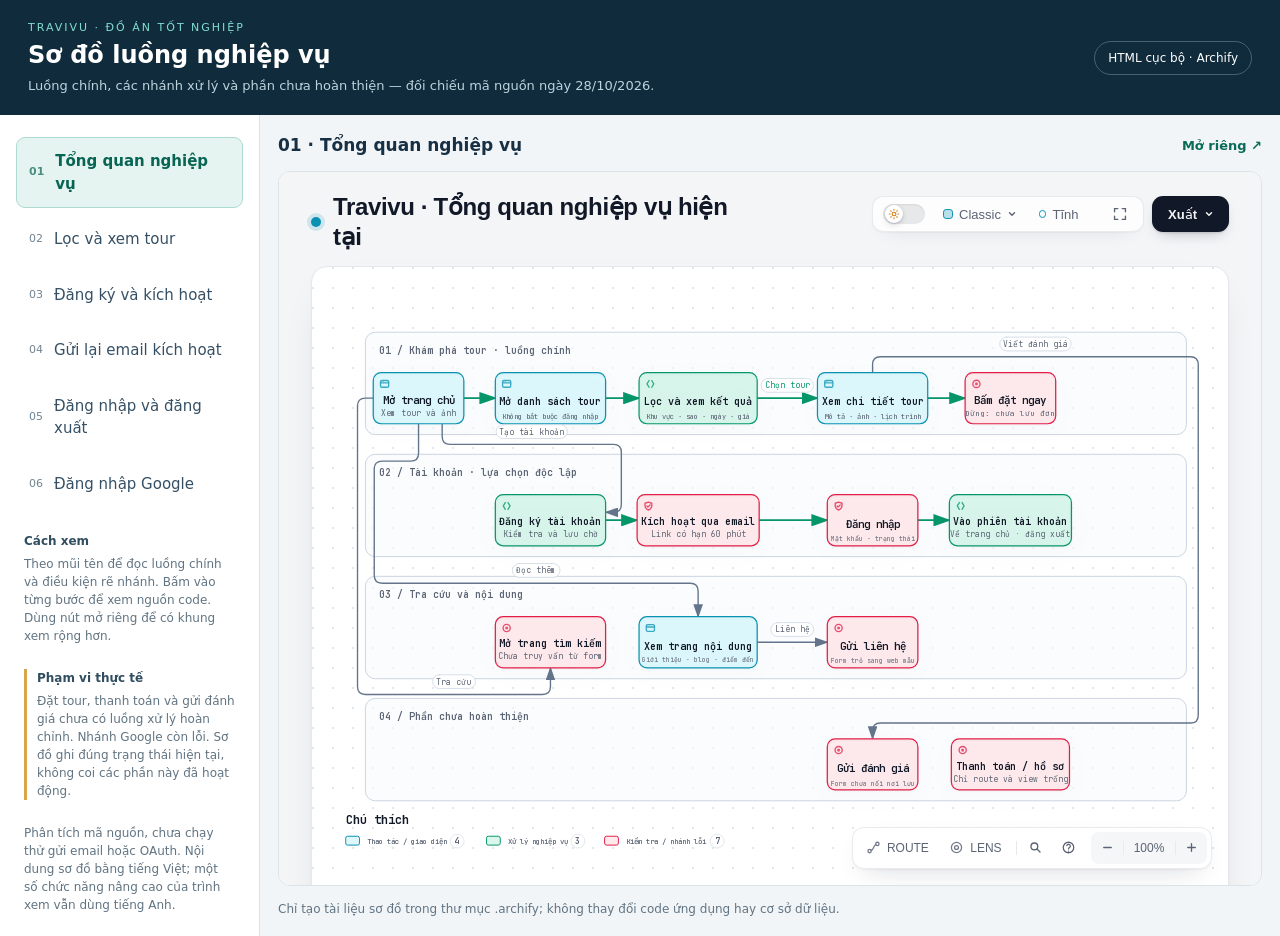
<file: .archify/workflow-nghiep-vu-20261028-143441/index.html>
<!doctype html>
<html lang="vi">
<head>
<meta charset="utf-8"><meta name="viewport" content="width=device-width,initial-scale=1">
<title>Travivu — Sơ đồ luồng nghiệp vụ</title>
<style>
*{box-sizing:border-box}body{margin:0;background:#f2f5f8;color:#173044;font:15px/1.5 system-ui,-apple-system,Segoe UI,sans-serif}header{background:#102c3c;color:#fff;padding:20px 28px;display:flex;align-items:center;justify-content:space-between;gap:24px}h1{font-size:24px;line-height:1.25;margin:3px 0 6px}header p{margin:0;color:#bdd3de;font-size:13px}.eyebrow{font-size:11px;letter-spacing:2px;color:#81ded0}.badge{white-space:nowrap;border:1px solid #48616f;border-radius:24px;padding:7px 13px;font-size:12px}main{display:grid;grid-template-columns:260px minmax(0,1fr);min-height:calc(100vh - 116px)}aside{padding:22px 16px;border-right:1px solid #dbe3e9;background:#fff}nav{display:grid;gap:7px}button{font:inherit;text-align:left;border:1px solid transparent;background:transparent;color:#355065;padding:12px;border-radius:9px;cursor:pointer;display:flex;gap:11px;align-items:center}button:hover{background:#f0f5f8}button[aria-pressed=true]{background:#e6f4f1;border-color:#aedbd1;color:#086553;font-weight:650}button span{font-size:11px;opacity:.7}button:focus-visible,a:focus-visible{outline:3px solid #18a486;outline-offset:3px}.note{font-size:12px;color:#617482;margin:24px 8px 0}.note strong{display:block;color:#314d60;margin-bottom:5px}.warning{border-left:3px solid #d8a64a;padding-left:10px}.content{padding:18px;min-width:0}.tools{display:flex;align-items:center;justify-content:space-between;gap:16px;margin:0 0 12px}h2{font-size:17px;margin:0}a{color:#096b58;text-decoration:none;font-weight:600;font-size:13px}.viewer{width:100%;height:calc(100vh - 185px);min-height:620px;border:1px solid #d9e3e8;border-radius:12px;background:#fff}.hint{margin:8px 0 0;font-size:12px;color:#617482}@media(max-width:900px){header{padding:16px}.badge{display:none}h1{font-size:20px}main{grid-template-columns:1fr}aside{padding:12px;border-right:0;border-bottom:1px solid #dbe3e9}nav{grid-template-columns:repeat(2,minmax(0,1fr));gap:4px}button{font-size:13px;padding:8px}.note{margin:12px 4px 0}.note.secondary{display:none}.content{padding:12px}.viewer{height:76vh;min-height:560px}.tools{align-items:flex-start}h2{font-size:15px}}
</style>
</head>
<body>
<header><div><div class="eyebrow">TRAVIVU · ĐỒ ÁN TỐT NGHIỆP</div><h1>Sơ đồ luồng nghiệp vụ</h1><p>Luồng chính, các nhánh xử lý và phần chưa hoàn thiện — đối chiếu mã nguồn ngày 28/10/2026.</p></div><div class="badge">HTML cục bộ · Archify</div></header>
<main>
<aside><nav aria-label="Chọn sơ đồ">
<button type="button" data-file="tong-quan" aria-pressed="true"><span>01</span>Tổng quan nghiệp vụ</button>
<button type="button" data-file="loc-tour" aria-pressed="false"><span>02</span>Lọc và xem tour</button>
<button type="button" data-file="dang-ky-kich-hoat" aria-pressed="false"><span>03</span>Đăng ký và kích hoạt</button>
<button type="button" data-file="gui-lai-email" aria-pressed="false"><span>04</span>Gửi lại email kích hoạt</button>
<button type="button" data-file="dang-nhap-dang-xuat" aria-pressed="false"><span>05</span>Đăng nhập và đăng xuất</button>
<button type="button" data-file="google" aria-pressed="false"><span>06</span>Đăng nhập Google</button>
</nav><div class="note"><strong>Cách xem</strong>Theo mũi tên để đọc luồng chính và điều kiện rẽ nhánh. Bấm vào từng bước để xem nguồn code. Dùng nút mở riêng để có khung xem rộng hơn.</div>
<div class="note warning"><strong>Phạm vi thực tế</strong>Đặt tour, thanh toán và gửi đánh giá chưa có luồng xử lý hoàn chỉnh. Nhánh Google còn lỗi. Sơ đồ ghi đúng trạng thái hiện tại, không coi các phần này đã hoạt động.</div>
<div class="note secondary">Phân tích mã nguồn, chưa chạy thử gửi email hoặc OAuth. Nội dung sơ đồ bằng tiếng Việt; một số chức năng nâng cao của trình xem vẫn dùng tiếng Anh.</div>
</aside>
<section class="content" aria-label="Nội dung sơ đồ"><div class="tools"><h2 id="current-title">01 · Tổng quan nghiệp vụ</h2><a id="open" href="tong-quan.html" target="_blank" rel="noopener">Mở riêng ↗</a></div><iframe class="viewer" id="viewer" src="tong-quan.html" title="Tổng quan nghiệp vụ Travivu" allow="fullscreen"></iframe><p class="hint">Chỉ tạo tài liệu sơ đồ trong thư mục .archify; không thay đổi code ứng dụng hay cơ sở dữ liệu.</p></section>
</main>
<script>
const viewer=document.getElementById('viewer'),title=document.getElementById('current-title'),openLink=document.getElementById('open');
document.querySelectorAll('nav button').forEach(button=>button.addEventListener('click',()=>{document.querySelectorAll('nav button').forEach(item=>item.setAttribute('aria-pressed',String(item===button)));const label=button.textContent.trim();title.textContent=label;viewer.title=label;viewer.src=button.dataset.file+'.html';openLink.href=viewer.src;}));
</script>
</body>
</html>
</file>
